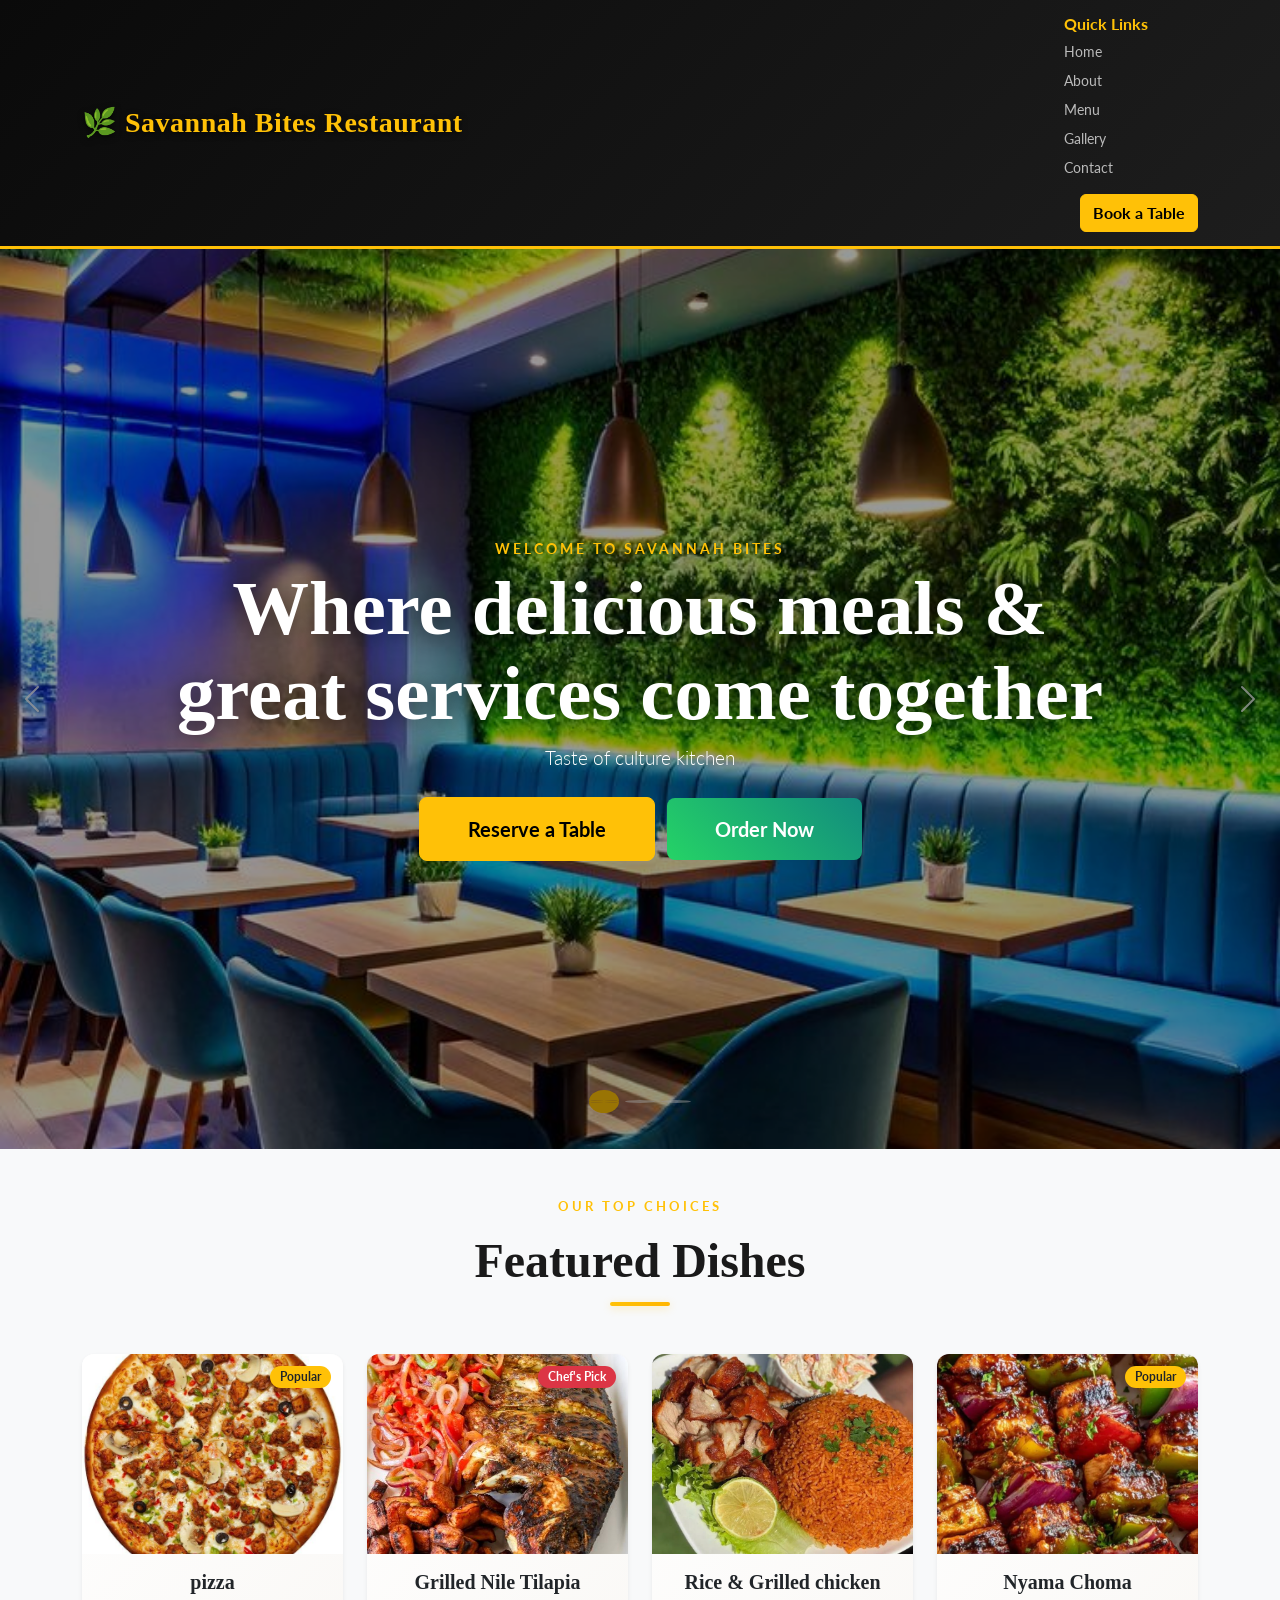
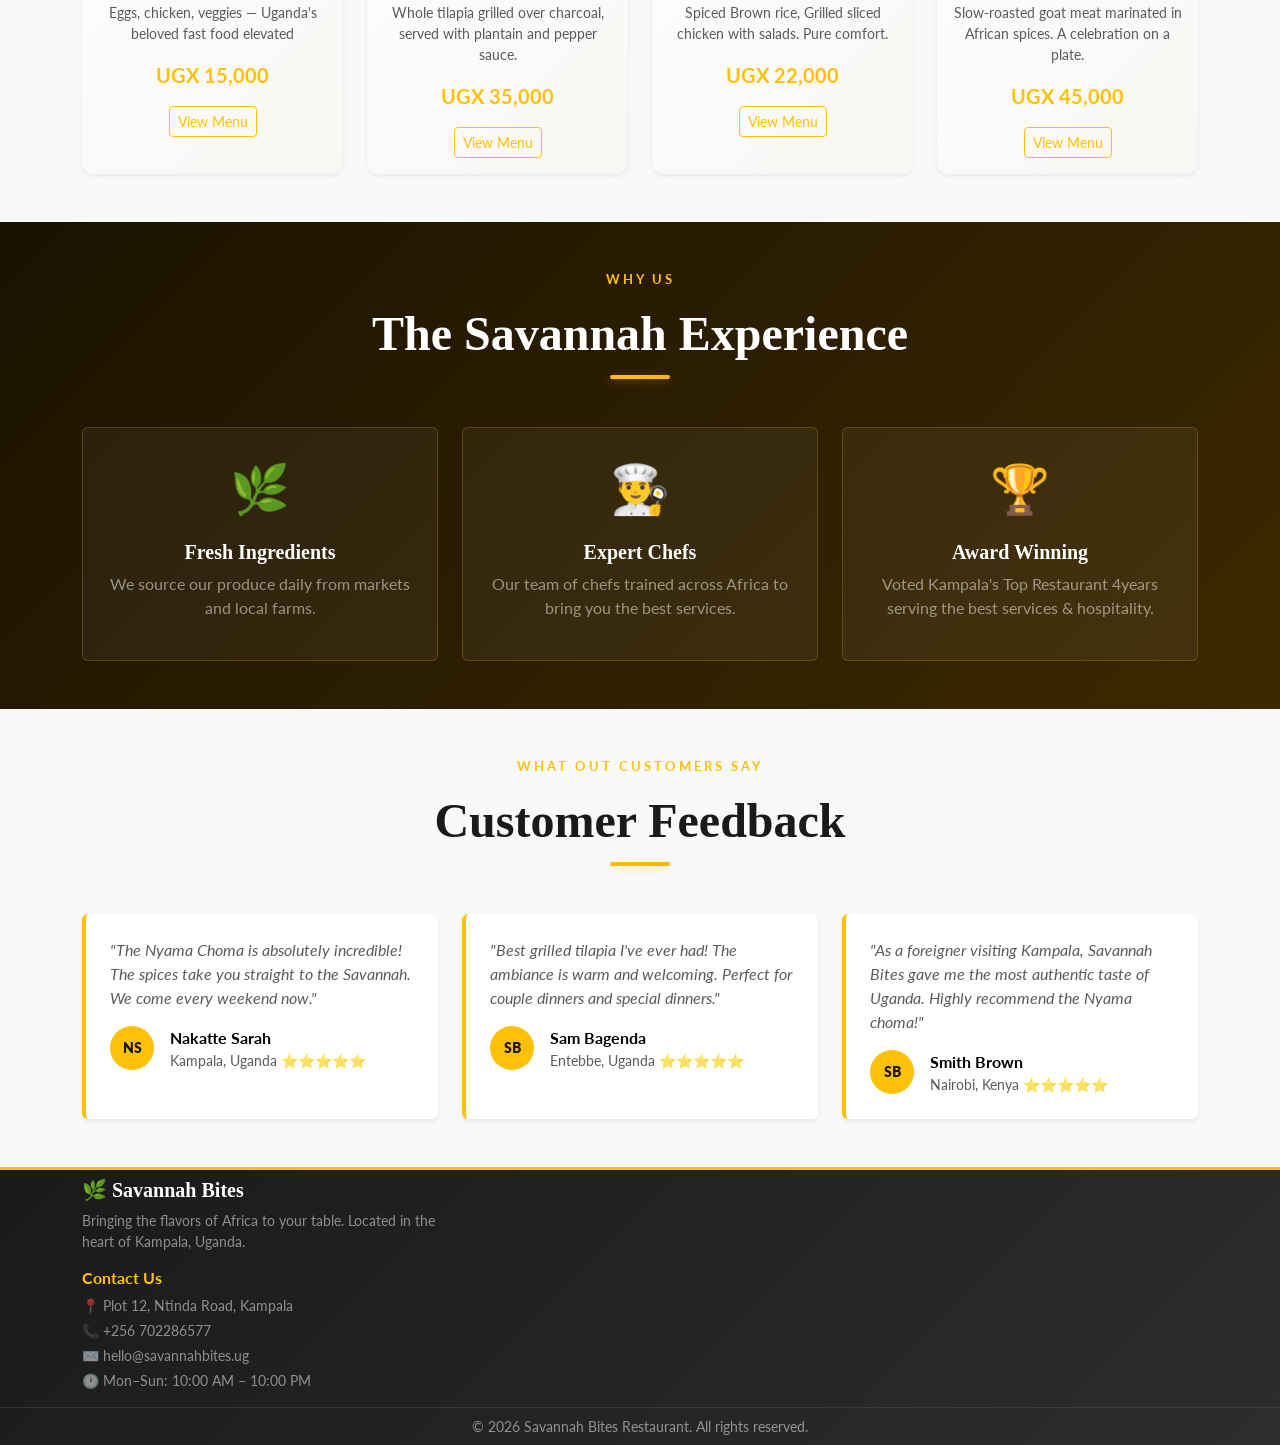
<file: savana/index.html>
<!DOCTYPE html>
<html lang="en">
<head>
  <meta charset="UTF-8" />
  <meta name="viewport" content="width=device-width, initial-scale=1.0"/>
  <title>Savannah Bites | Home</title>
  <link href="https://cdn.jsdelivr.net/npm/bootstrap@5.3.3/dist/css/bootstrap.min.css" rel="stylesheet"/>
  <link href="https://fonts.googleapis.com/css2?family=Playfair+Display:wght@400;700;900&family=Lato:wght@300;400;700&display=swap" rel="stylesheet"/>
  <link rel="stylesheet" href="styles.css"/>
</head>
<body>

  <!-- NAVBAR -->
  <nav class="navbar navbar-expand-lg navbar-dark fixed-top" id="mainNav">
    <div class="container">
      <a class="navbar-brand fw-bold fs-3" href="index.html">🌿 Savannah Bites Restaurant</a>
      <button class="navbar-toggler" type="button" data-bs-toggle="collapse" data-bs-target="#navbarNav">
        <span class="navbar-toggler-icon"></span>
      </button>
    
          <div class="row-md-4">
          <h6 class="fw-bold text-warning mb-2">Quick Links</h6>
          <ul class="list-unstyled">
            <li><a href="index.html" class="footer-link small">Home</a></li>
            <li><a href="about.html" class="footer-link small">About</a></li>
            <li><a href="menu.html" class="footer-link small">Menu</a></li>
            <li><a href="gallery.html" class="footer-link small">Gallery</a></li>
            <li><a href="contact.html" class="footer-link small">Contact</a></li>
          </ul>
        <button class="btn btn-warning ms-3 fw-bold" data-bs-toggle="modal" data-bs-target="#reserveModal">Book a Table</button>
      </div>
    </div>
  </nav>

  <!-- HERO CAROUSEL -->
  <div id="heroCarousel" class="carousel slide hero-carousel" data-bs-ride="carousel" data-bs-interval="5000">
    <div class="carousel-indicators">
      <button type="button" data-bs-target="#heroCarousel" data-bs-slide-to="0" class="active"></button>
      <button type="button" data-bs-target="#heroCarousel" data-bs-slide-to="1"></button>
      <button type="button" data-bs-target="#eroCarousel" data-bs-slide-to="2"></button>
    </div>
    <div class="carousel-inner">
      <div class="carousel-item active">
        <div class="hero-slide slide-1">
          <div class="hero-overlay d-flex align-items-center justify-content-center text-center">
            <div class="hero-text text-white">
              <p class="hero-tag">Welcome to Savannah Bites</p>
              <h1>Where delicious meals &amp;<br/>great services come together</h1>
              <p class="lead mb-4">Taste of culture kitchen</p>
              <button class="btn btn-warning btn-lg fw-bold px-5 py-3" data-bs-toggle="modal" data-bs-target="#reserveModal">Reserve a Table</button>
              <a href="https://wa.me/256702286577?text=Hello%20Savannah%20Bites%2C%20I%20want%20to%20order%20from%20the%20menu." target="_blank" class="btn btn-success btn-lg fw-bold px-5 py-3 ms-2">Order Now</a>
            </div>
          </div>
        </div>
      </div>
      <div class="carousel-item">
        <div class="hero-slide slide-2">
          <div class="hero-overlay d-flex align-items-center justify-content-center text-center">
            <div class="hero-text text-white">
              <p class="hero-tag">Taste the best meals</p>
              <h1>Based in Kampala<br/>legacy</h1>
              <p class="lead mb-4">Every dish tells a story of origin, roots, and love</p>
              <a href="menu.html" class="btn btn-warning btn-lg fw-bold px-5 py-3">Explore Menu</a>
              <a href="https://wa.me/256702286577?text=Hello%20Savannah%20Bites%2C%20I%20want%20to%20order%20from%20the%20menu." target="_blank" class="btn btn-success btn-lg fw-bold px-5 py-3 ms-2">Order Now</a>
            </div>
          </div>
        </div>
      </div>
      <div class="carousel-item">
        <div class="hero-slide slide-3">
          <div class="hero-overlay d-flex align-items-center justify-content-center text-center">
            <div class="hero-text text-white">
              <p class="hero-tag">classic Dining Experience</p>
              <h1>Where Every Meal<br/>Becomes a Memory</h1>
              <p class="lead mb-4">Romantic memories, exceptional service,  delicious food</p>
              <a href="contact.html" class="btn btn-warning btn-lg fw-bold px-5 py-3">Book Now</a>
              <a href="https://wa.me/256702286577?text=Hello%20Savannah%20Bites%2C%20I%20want%20to%20order%20from%20the%20menu." target="_blank" class="btn btn-success btn-lg fw-bold px-5 py-3 ms-2">Order Now</a>
            </div>
          </div>
        </div>
      </div>
    </div>
    <button class="carousel-control-prev" type="button" data-bs-target="#heroCarousel" data-bs-slide="prev">
      <span class="carousel-control-prev-icon"></span>
    </button>
    <button class="carousel-control-next" type="button" data-bs-target="#heroCarousel" data-bs-slide="next">
      <span class="carousel-control-next-icon"></span>
    </button>
  </div>

  <!-- FEATURED DISHES -->
  <section class="py-5 bg-light" id="featured">
    <div class="container">
      <div class="text-center mb-5">
        <p class="section-tag text-warning fw-bold text-uppercase letter-spacing">Our Top choices</p>
        <h2 class="section-title display-5">Featured Dishes</h2>
        <div class="title-divider mx-auto"></div>
      </div>
      <div class="row g-4">
        <div class="col-md-6 col-lg-3">
          <div class="card dish-card h-100 border-0 shadow-sm">
            <div class="dish-img-wrap">
              <img src="images/pizza.jpg" class="card-img-top" alt="Rolex"/>
              <span class="badge bg-warning text-dark dish-badge">Popular</span>
            </div>
            <div class="card-body text-center">
              <h5 class="card-title fw-bold"> pizza</h5>
              <p class="card-text text-muted small">Eggs, chicken, veggies — Uganda's beloved fast food elevated</p>
              <p class="fw-bold text-warning fs-5">UGX 15,000</p>
              <a href="menu.html" class="btn btn-outline-warning btn-sm">View Menu</a>
            </div>
          </div>
        </div>
        <div class="col-md-6 col-lg-3">
          <div class="card dish-card h-100 border-0 shadow-sm">
            <div class="dish-img-wrap">
              <img src="images/fish.jpg" class="card-img-top" alt="Grilled Tilapia"/>
              <span class="badge bg-danger dish-badge">Chef's Pick</span>
            </div>
            <div class="card-body text-center">
              <h5 class="card-title fw-bold">Grilled Nile Tilapia</h5>
              <p class="card-text text-muted small">Whole tilapia grilled over charcoal, served with plantain and pepper sauce.</p>
              <p class="fw-bold text-warning fs-5">UGX 35,000</p>
              <a href="menu.html" class="btn btn-outline-warning btn-sm">View Menu</a>
            </div>
          </div>
        </div>
        <div class="col-md-6 col-lg-3">
          <div class="card dish-card h-100 border-0 shadow-sm">
            <div class="dish-img-wrap">
              <img src="images/mixed rice.jpg" class="card-img-top" alt="Matoke"/>
              <span class="badge bg-success dish-badge"></span>
            </div>
            <div class="card-body text-center">
              <h5 class="card-title fw-bold">Rice &amp; Grilled chicken</h5>
              <p class="card-text text-muted small">Spiced Brown rice, Grilled sliced chicken with salads. Pure comfort.</p>
              <p class="fw-bold text-warning fs-5">UGX 22,000</p>
              <a href="menu.html" class="btn btn-outline-warning btn-sm">View Menu</a>
            </div>
          </div>
        </div>
        <div class="col-md-6 col-lg-3">
          <div class="card dish-card h-100 border-0 shadow-sm">
            <div class="dish-img-wrap">
              <img src="images/goats meat.jpg" class="card-img-top" alt="Nyama Choma"/>
              <span class="badge bg-warning text-dark dish-badge">Popular</span>
            </div>
            <div class="card-body text-center">
              <h5 class="card-title fw-bold">Nyama Choma</h5>
              <p class="card-text text-muted small">Slow-roasted goat meat marinated in African spices. A celebration on a plate.</p>
              <p class="fw-bold text-warning fs-5">UGX 45,000</p>
              <a href="menu.html" class="btn btn-outline-warning btn-sm">View Menu</a>
            </div>
          </div>
        </div>
      </div>
    </div>
  </section>

  <!-- WHY CHOOSE US -->
  <section class="py-5 why-section">
    <div class="container">
      <div class="text-center mb-5">
        <p class="section-tag text-warning fw-bold text-uppercase letter-spacing">Why Us</p>
        <h2 class="section-title display-5 text-white">The Savannah Experience</h2>
        <div class="title-divider mx-auto"></div>
      </div>
      <div class="row g-4 text-center text-white">
        <div class="col-md-4">
          <div class="why-box p-4 rounded">
            <div class="why-icon mb-3">🌿</div>
            <h5 class="fw-bold">Fresh Ingredients</h5>
            <p class="text-white-50">We source our produce daily from markets and local farms.</p>
          </div>
        </div>
        <div class="col-md-4">
          <div class="why-box p-4 rounded">
            <div class="why-icon mb-3">👨‍🍳</div>
            <h5 class="fw-bold">Expert Chefs</h5>
            <p class="text-white-50">Our team of chefs trained across Africa to bring you the best services.</p>
          </div>
        </div>
        <div class="col-md-4">
          <div class="why-box p-4 rounded">
            <div class="why-icon mb-3">🏆</div>
            <h5 class="fw-bold">Award Winning</h5>
            <p class="text-white-50">Voted Kampala's Top Restaurant 4years serving the best services &amp; hospitality.</p>
          </div>
        </div>
      </div>
    </div>
  </section>

  <!-- TESTIMONIALS -->
  <section class="py-5 bg-light">
    <div class="container">
      <div class="text-center mb-5">
        <p class="section-tag text-warning fw-bold text-uppercase letter-spacing">What out customers Say</p>
        <h2 class="section-title display-5">Customer Feedback</h2>
        <div class="title-divider mx-auto"></div>
      </div>
      <div class="row g-4">
        <div class="col-md-4">
          <div class="testimonial-card p-4 rounded shadow-sm h-100">
            <p class="fst-italic text-muted">"The Nyama Choma is absolutely incredible! The spices take you straight to the Savannah. We come every weekend now."</p>
            <div class="d-flex align-items-center mt-3">
              <div class="avatar-circle me-3">NS</div>
              <div>
                <strong>Nakatte Sarah</strong>
                <p class="small text-muted mb-0">Kampala, Uganda ⭐⭐⭐⭐⭐</p>
              </div>
            </div>
          </div>
        </div>
        <div class="col-md-4">
          <div class="testimonial-card p-4 rounded shadow-sm h-100">
            <p class="fst-italic text-muted">"Best grilled tilapia I've ever had! The ambiance is warm and welcoming. Perfect for couple dinners and special dinners."</p>
            <div class="d-flex align-items-center mt-3">
              <div class="avatar-circle me-3">SB</div>
              <div>
                <strong>Sam Bagenda</strong>
                <p class="small text-muted mb-0">Entebbe, Uganda ⭐⭐⭐⭐⭐</p>
              </div>
            </div>
          </div>
        </div>
        <div class="col-md-4">
          <div class="testimonial-card p-4 rounded shadow-sm h-100">
            <p class="fst-italic text-muted">"As a foreigner visiting Kampala, Savannah Bites gave me the most authentic taste of Uganda. Highly recommend the Nyama choma!"</p>
            <div class="d-flex align-items-center mt-3">
              <div class="avatar-circle me-3">SB</div>
              <div>
                <strong>Smith Brown</strong>
                <p class="small text-muted mb-0">Nairobi, Kenya ⭐⭐⭐⭐⭐</p>
              </div>
            </div>
          </div>
        </div>
      </div>
    </div>
  </section>

  <!-- FOOTER -->
  <footer class="footer-section py-2 text-white">
    <div class="container">
      <div class="row g-2">
        <div class="col-md-4">
          <h5 class="fw-bold mb-2">🌿 Savannah Bites</h5>
          <p class="text-white-50 small">Bringing the flavors of Africa to your table. Located in the heart of Kampala, Uganda.</p>
        </div>
        
        </div>
        <div class="col-md-4">
          <h6 class="fw-bold text-warning mb-2">Contact Us</h6>
          <p class="text-white-50 small mb-1">📍 Plot 12, Ntinda Road, Kampala</p>
          <p class="text-white-50 small mb-1">📞 +256 702286577</p>
          <p class="text-white-50 small mb-1">✉️ hello@savannahbites.ug</p>
          <p class="text-white-50 small">🕐 Mon–Sun: 10:00 AM – 10:00 PM</p>
        </div>
      </div>
      <hr class="border-secondary my-2"/>
      <p class="text-center text-white-50 small mb-0">&copy; 2026 Savannah Bites Restaurant. All rights reserved.</p>
    </div>
  </footer>

  <!-- RESERVE MODAL -->
  <div class="modal fade" id="reserveModal" tabindex="-1">
    <div class="modal-dialog modal-dialog-centered">
      <div class="modal-content">
        <div class="modal-header border-0 pb-0">
          <h5 class="modal-title fw-bold">🌿 Reserve a Table</h5>
          <button type="button" class="btn-close" data-bs-dismiss="modal"></button>
        </div>
        <div class="modal-body pt-2">
          <p class="text-muted small mb-4">Fill in your details and we'll confirm your reservation shortly.</p>
          <div class="mb-3">
            <label class="form-label fw-semibold">Full Name</label>
            <input type="text" class="form-control" id="modalName" placeholder="e.g. Aisha Mukasa"/>
          </div>
          <div class="mb-3">
            <label class="form-label fw-semibold">Email Address</label>
            <input type="email" class="form-control" id="modalEmail" placeholder="you@email.com"/>
          </div>
          <div class="row g-3 mb-3">
            <div class="col-6">
              <label class="form-label fw-semibold">Date</label>
              <input type="date" class="form-control" id="modalDate"/>
            </div>
            <div class="col-6">
              <label class="form-label fw-semibold">Guests</label>
              <select class="form-select" id="modalGuests">
                <option value="">Select</option>
                <option>1</option><option>2</option><option>3</option>
                <option>4</option><option>5</option><option>6+</option>
              </select>
            </div>
          </div>
        </div>
        <div class="modal-footer border-0 pt-0">
          <button type="button" class="btn btn-outline-secondary" data-bs-dismiss="modal">Cancel</button>
          <button type="button" class="btn btn-warning fw-bold px-4" onclick="submitModalReservation()">Confirm Reservation</button>
        </div>
      </div>
    </div>
  </div>

  <script src="https://cdn.jsdelivr.net/npm/bootstrap@5.3.3/dist/js/bootstrap.bundle.min.js"></script>
  <script src="script.js"></script>
</body>
</html>
</file>
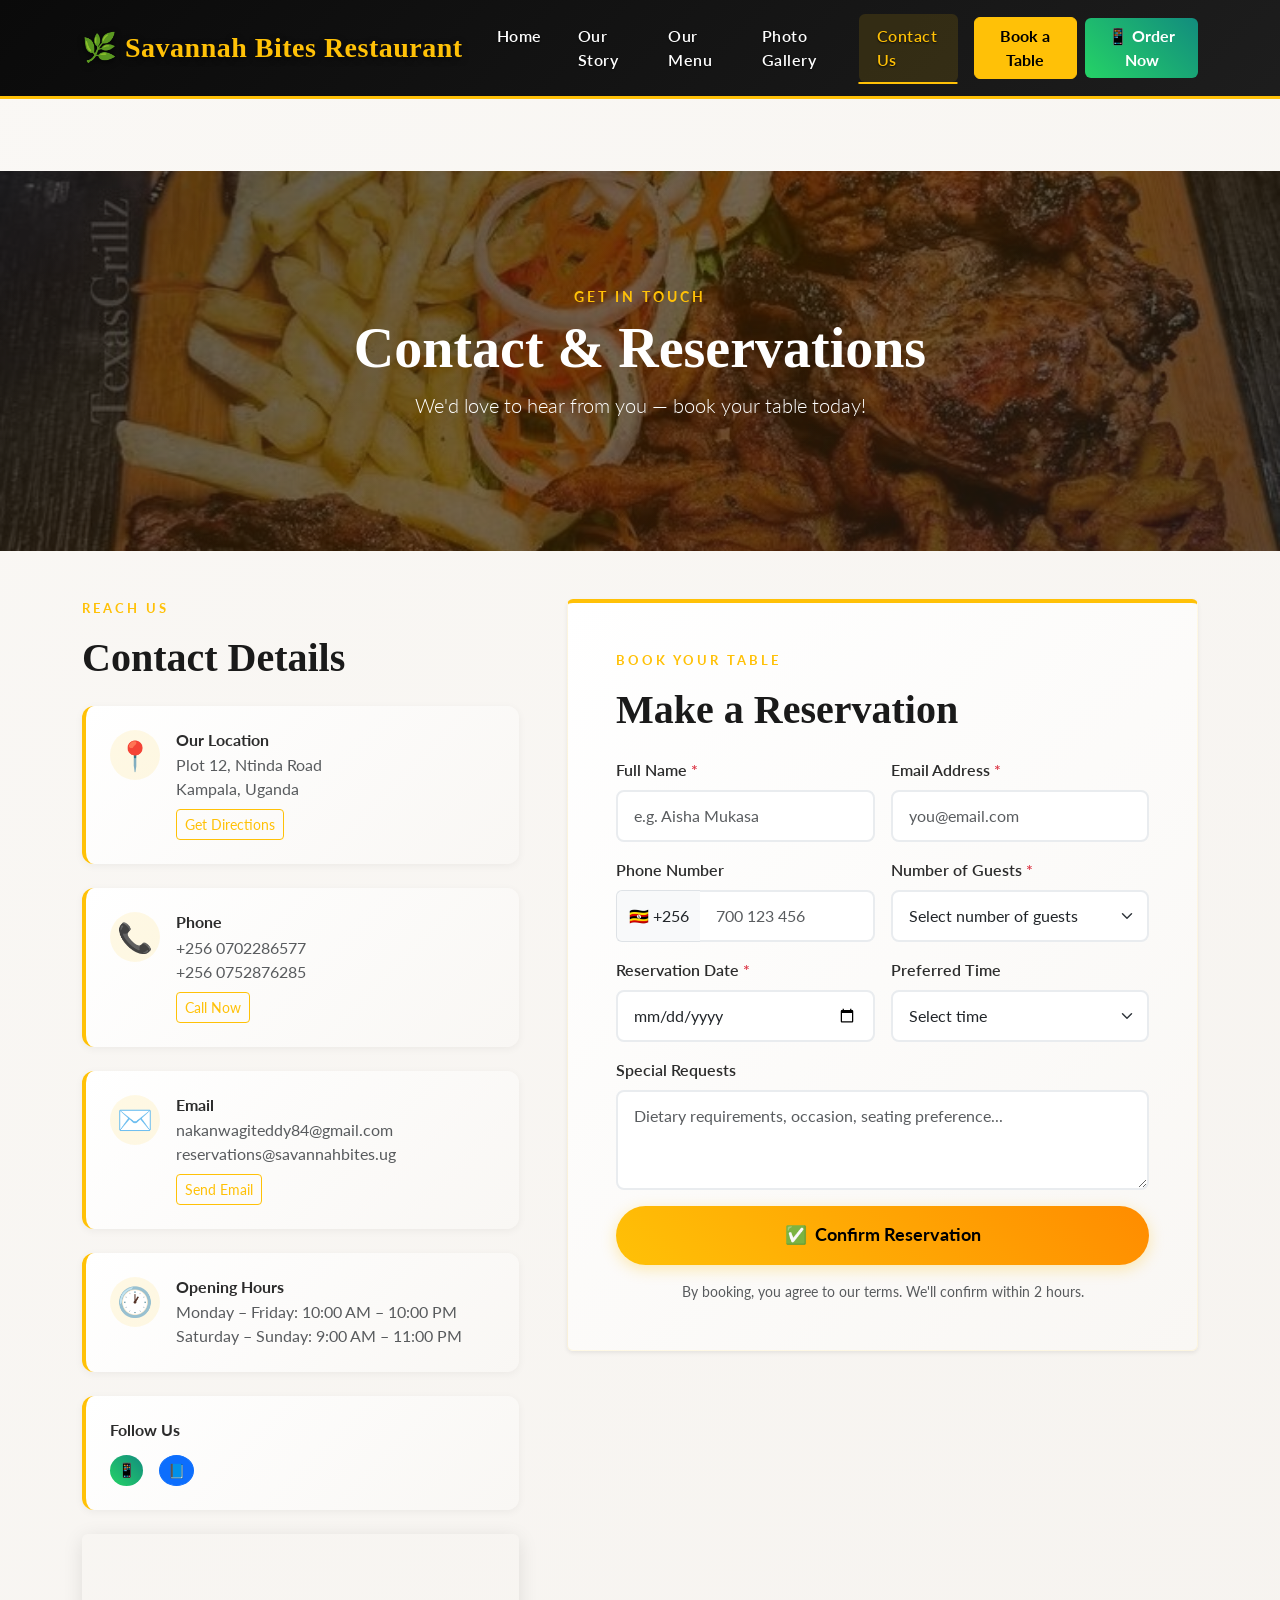
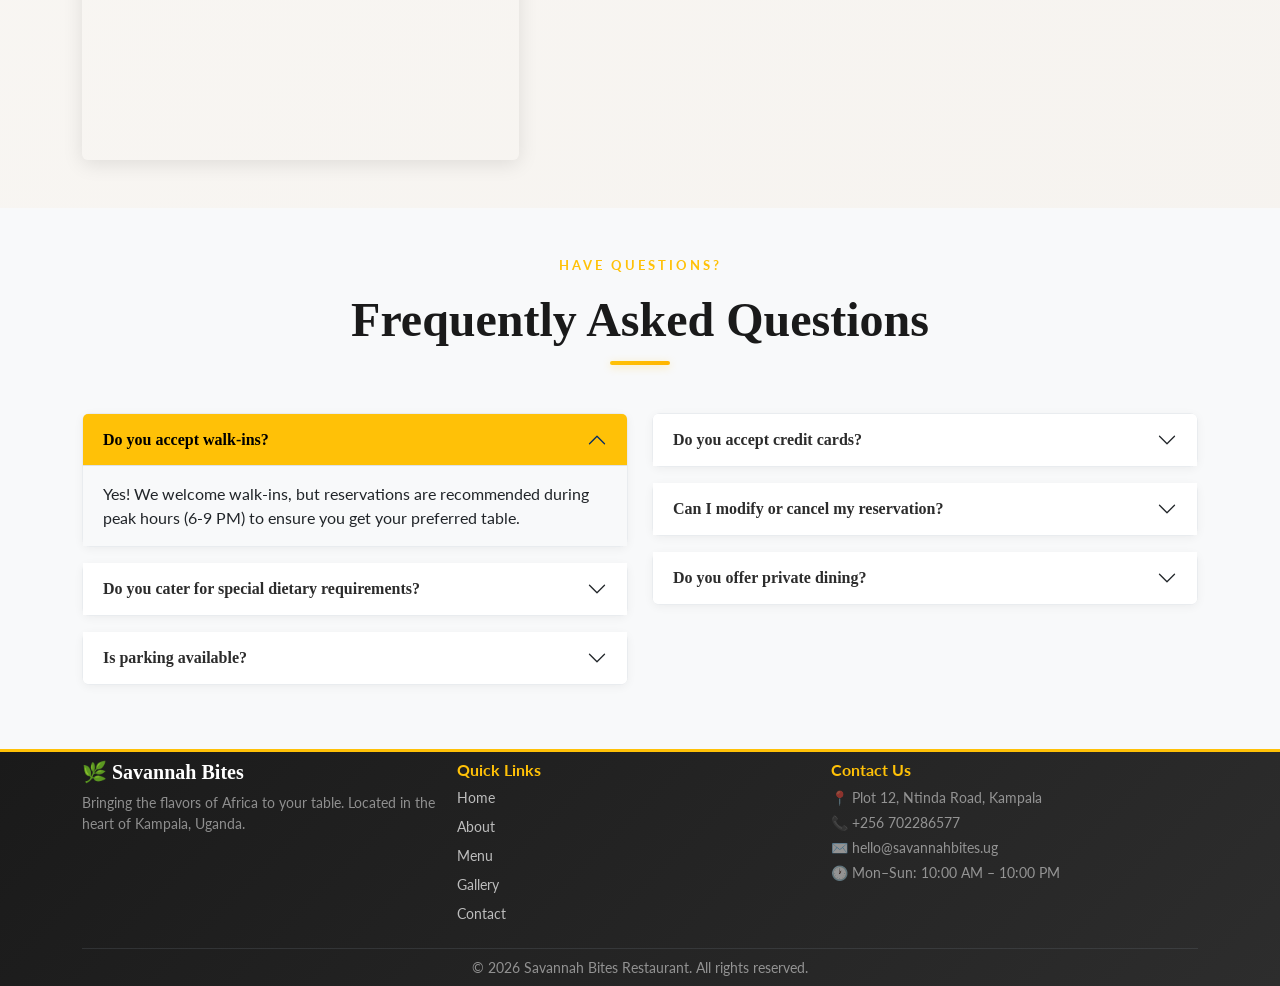
<file: savana/contact.html>
<!DOCTYPE html>
<html lang="en">
<head>
  <meta charset="UTF-8" />
  <meta name="viewport" content="width=device-width, initial-scale=1.0"/>
  <title>Savannah Bites | Contact & Reservations</title>
  <link href="https://cdn.jsdelivr.net/npm/bootstrap@5.3.3/dist/css/bootstrap.min.css" rel="stylesheet"/>
  <link href="https://fonts.googleapis.com/css2?family=Playfair+Display:wght@400;700;900&family=Lato:wght@300;400;700&display=swap" rel="stylesheet"/>
  <link rel="stylesheet" href="styles.css"/>
</head>
<body>

  <!-- NAVBAR -->
  <nav class="navbar navbar-expand-lg navbar-dark fixed-top" id="mainNav">
    <div class="container">
      <a class="navbar-brand fw-bold fs-3" href="index.html">🌿 Savannah Bites Restaurant</a>
      <button class="navbar-toggler" type="button" data-bs-toggle="collapse" data-bs-target="#navbarNav">
        <span class="navbar-toggler-icon"></span>
      </button>
      <div class="collapse navbar-collapse" id="navbarNav">
        <ul class="navbar-nav ms-auto">
          <li class="nav-item"><a class="nav-link" href="index.html">Home</a></li>
          <li class="nav-item"><a class="nav-link" href="about.html">Our Story</a></li>
          <li class="nav-item"><a class="nav-link" href="menu.html">Our Menu</a></li>
          <li class="nav-item"><a class="nav-link" href="gallery.html">Photo Gallery</a></li>
          <li class="nav-item"><a class="nav-link active" href="contact.html">Contact Us</a></li>
        </ul>
        <button class="btn btn-warning ms-3 fw-bold" data-bs-toggle="modal" data-bs-target="#reserveModal">Book a Table</button>
        <a href="https://wa.me/256702286577?text=Hello%20Savannah%20Bites%2C%20I%20want%20to%20order%20from%20the%20menu." target="_blank" class="btn btn-success ms-2 fw-bold">📱 Order Now</a>
      </div>
    </div>
  </nav>

  <!-- PAGE HERO -->
  <div class="page-hero d-flex align-items-center justify-content-center text-center text-white">
    <div>
      <p class="hero-tag">Get in Touch</p>
      <h1 class="display-4 fw-bold">Contact &amp; Reservations</h1>
      <p class="lead">We'd love to hear from you — book your table today!</p>
    </div>
  </div>

  <!-- CONTACT & FORM SECTION -->
  <section class="py-5">
    <div class="container">
      <div class="row g-5">

        <!-- CONTACT INFO -->
        <div class="col-lg-5">
          <p class="section-tag text-warning fw-bold text-uppercase letter-spacing">Reach Us</p>
          <h2 class="section-title display-6 mb-4">Contact Details</h2>

          <div class="contact-info-item d-flex align-items-start mb-4">
            <div class="contact-icon me-3">📍</div>
            <div>
              <h6 class="fw-bold mb-1">Our Location</h6>
              <p class="text-muted mb-0">Plot 12, Ntinda Road<br/>Kampala, Uganda</p>
              <a href="https://maps.google.com/?q=Plot+12,+Ntinda +Road,+Kampala,+Uganda" target="_blank" class="btn btn-sm btn-outline-warning mt-2">Get Directions</a>
            </div>
          </div>
          <div class="contact-info-item d-flex align-items-start mb-4">
            <div class="contact-icon me-3">📞</div>
            <div>
              <h6 class="fw-bold mb-1">Phone</h6>
              <p class="text-muted mb-0">+256 0702286577<br/>+256 0752876285</p>
              <a href="tel:+256702286577" class="btn btn-sm btn-outline-warning mt-2">Call Now</a>
            </div>
          </div>
          <div class="contact-info-item d-flex align-items-start mb-4">
            <div class="contact-icon me-3">✉️</div>
            <div>
              <h6 class="fw-bold mb-1">Email</h6>
              <p class="text-muted mb-0">nakanwagiteddy84@gmail.com<br/>reservations@savannahbites.ug</p>
              <a href="mailto:nakanwagiteddy84@gmail.com" class="btn btn-sm btn-outline-warning mt-2">Send Email</a>
            </div>
          </div>
          <div class="contact-info-item d-flex align-items-start mb-4">
            <div class="contact-icon me-3">🕐</div>
            <div>
              <h6 class="fw-bold mb-1">Opening Hours</h6>
              <p class="text-muted mb-0">Monday – Friday: 10:00 AM – 10:00 PM<br/>Saturday – Sunday: 9:00 AM – 11:00 PM</p>
            </div>
          </div>

          <!-- SOCIAL MEDIA -->
          <div class="contact-info-item mb-4">
            <h6 class="fw-bold mb-3">Follow Us</h6>
            <div class="d-flex gap-3">
              <a href="https://wa.me/256702286577" target="_blank" class="btn btn-success btn-sm rounded-circle" title="WhatsApp">
                📱
              </a>
            
              </a>
              <a href="https://facebook.com/savannahbites" target="_blank" class="btn btn-primary btn-sm rounded-circle" title="Facebook">
                📘
              </a>
          
              </a>
            </div>
          </div>

          <!-- MAP PLACEHOLDER -->
          <div class="map-placeholder rounded overflow-hidden mt-4">
            <iframe
              src="https://www.google.com/maps/embed?pb=!1m18!1m12!1m3!1d3989.7574697456577!2d32.5774682!3d0.3136033!2m3!1f0!2f0!3f0!3m2!1i1024!2i768!4f13.1!3m3!1m2!1s0x177dbb0f6bec6a55%3A0x1b1e3f37d5e7b7c!2sNtinda%20Road%2C%20Kampala!5e0!3m2!1sen!2sug!4v1680000000000"
              width="100%" height="220" style="border:0;" allowfullscreen="" loading="lazy"
              referrerpolicy="no-referrer-when-downgrade" title="Savannah Bites Location">
            </iframe>
          </div>
        </div>

        <!-- RESERVATION FORM -->
        <div class="col-lg-7">
          <div class="reservation-form-card p-4 p-md-5 rounded shadow-sm">
            <p class="section-tag text-warning fw-bold text-uppercase letter-spacing">Book Your Table</p>
            <h2 class="section-title display-6 mb-4">Make a Reservation</h2>

            <!-- Success Alert (hidden by default) -->
            <div id="successAlert" class="alert alert-success d-none" role="alert">
              <div class="d-flex align-items-center">
                <div class="me-3">📱</div>
                <div>
                  <strong>Reservation sent via WhatsApp!</strong> We've opened WhatsApp with your reservation details. We'll confirm your booking shortly.
                </div>
              </div>
            </div>

            <!-- Error Alert (hidden by default) -->
            <div id="errorAlert" class="alert alert-danger d-none" role="alert">
              <div class="d-flex align-items-center">
                <div class="me-3">❌</div>
                <div>
                  <strong>Please check your information</strong> and try again.
                </div>
              </div>
            </div>

            <div id="reservationForm">
              <div class="row g-3">
                <div class="col-md-6">
                  <label class="form-label fw-semibold">Full Name <span class="text-danger">*</span></label>
                  <input type="text" class="form-control" id="resName" placeholder="e.g. Aisha Mukasa"/>
                  <div class="invalid-feedback" id="nameError">Please enter your full name.</div>
                </div>
                <div class="col-md-6">
                  <label class="form-label fw-semibold">Email Address <span class="text-danger">*</span></label>
                  <input type="email" class="form-control" id="resEmail" placeholder="you@email.com"/>
                  <div class="invalid-feedback" id="emailError">Please enter a valid email address.</div>
                </div>
                <div class="col-md-6">
                  <label class="form-label fw-semibold">Phone Number</label>
                  <div class="input-group">
                    <span class="input-group-text bg-light border-end-0">🇺🇬 +256</span>
                    <input type="tel" class="form-control border-start-0" id="resPhone" placeholder="700 123 456"/>
                  </div>
                </div>
                <div class="col-md-6">
                  <label class="form-label fw-semibold">Number of Guests <span class="text-danger">*</span></label>
                  <select class="form-select" id="resGuests">
                    <option value="">Select number of guests</option>
                    <option value="1">1 Person</option>
                    <option value="2">2 People</option>
                    <option value="3">3 People</option>
                    <option value="4">4 People</option>
                    <option value="5">5 People</option>
                    <option value="6">6 People</option>
                    <option value="7+">7+ People (Large Group)</option>
                  </select>
                  <div class="invalid-feedback" id="guestsError">Please select number of guests.</div>
                </div>
                <div class="col-md-6">
                  <label class="form-label fw-semibold">Reservation Date <span class="text-danger">*</span></label>
                  <input type="date" class="form-control" id="resDate" min="<?php echo date('Y-m-d'); ?>"/>
                  <div class="invalid-feedback" id="dateError">Please select a valid date.</div>
                </div>
                <div class="col-md-6">
                  <label class="form-label fw-semibold">Preferred Time</label>
                  <select class="form-select" id="resTime">
                    <option value="">Select time</option>
                    <option>10:00 AM</option>
                    <option>12:00 PM</option>
                    <option>1:00 PM</option>
                    <option>2:00 PM</option>
                    <option>5:00 PM</option>
                    <option>6:00 PM</option>
                    <option>7:00 PM</option>
                    <option>8:00 PM</option>
                  </select>
                </div>
                <div class="col-12">
                  <label class="form-label fw-semibold">Special Requests</label>
                  <textarea class="form-control" id="resNotes" rows="3" placeholder="Dietary requirements, occasion, seating preference..."></textarea>
                </div>
                <div class="col-12 mt-3">
                  <button type="button" class="btn btn-warning btn-lg fw-bold w-100 py-3" onclick="submitReservation()">
                    <span class="me-2">✅</span>Confirm Reservation
                  </button>
                  <p class="text-muted small text-center mt-3 mb-0">
                    By booking, you agree to our terms. We'll confirm within 2 hours.
                  </p>
                </div>
              </div>
            </div>
          </div>
        </div>
      </div>
    </div>
  </section>

  <!-- FAQ SECTION -->
  <section class="py-5 bg-light">
    <div class="container">
      <div class="text-center mb-5">
        <p class="section-tag text-warning fw-bold text-uppercase letter-spacing">Have Questions?</p>
        <h2 class="section-title display-5">Frequently Asked Questions</h2>
        <div class="title-divider mx-auto"></div>
      </div>
      <div class="row g-4">
        <div class="col-md-6">
          <div class="accordion" id="faqAccordion">
            <div class="accordion-item">
              <h2 class="accordion-header">
                <button class="accordion-button" type="button" data-bs-toggle="collapse" data-bs-target="#faq1">
                  Do you accept walk-ins?
                </button>
              </h2>
              <div id="faq1" class="accordion-collapse collapse show" data-bs-parent="#faqAccordion">
                <div class="accordion-body">
                  Yes! We welcome walk-ins, but reservations are recommended during peak hours (6-9 PM) to ensure you get your preferred table.
                </div>
              </div>
            </div>
            <div class="accordion-item">
              <h2 class="accordion-header">
                <button class="accordion-button collapsed" type="button" data-bs-toggle="collapse" data-bs-target="#faq2">
                  Do you cater for special dietary requirements?
                </button>
              </h2>
              <div id="faq2" class="accordion-collapse collapse" data-bs-parent="#faqAccordion">
                <div class="accordion-body">
                  Absolutely! We accommodate vegetarian, vegan, gluten-free, and other dietary needs. Please mention your requirements when booking.
                </div>
              </div>
            </div>
            <div class="accordion-item">
              <h2 class="accordion-header">
                <button class="accordion-button collapsed" type="button" data-bs-toggle="collapse" data-bs-target="#faq3">
                  Is parking available?
                </button>
              </h2>
              <div id="faq3" class="accordion-collapse collapse" data-bs-parent="#faqAccordion">
                <div class="accordion-body">
                  Yes, we have secure parking available on-site. Valet parking is also available for dinner reservations.
                </div>
              </div>
            </div>
          </div>
        </div>
        <div class="col-md-6">
          <div class="accordion" id="faqAccordion2">
            <div class="accordion-item">
              <h2 class="accordion-header">
                <button class="accordion-button collapsed" type="button" data-bs-toggle="collapse" data-bs-target="#faq4">
                  Do you accept credit cards?
                </button>
              </h2>
              <div id="faq4" class="accordion-collapse collapse" data-bs-parent="#faqAccordion2">
                <div class="accordion-body">
                  Yes, we accept all major credit cards, mobile money (MTN/Airtel), and cash payments.
                </div>
              </div>
            </div>
            <div class="accordion-item">
              <h2 class="accordion-header">
                <button class="accordion-button collapsed" type="button" data-bs-toggle="collapse" data-bs-target="#faq5">
                  Can I modify or cancel my reservation?
                </button>
              </h2>
              <div id="faq5" class="accordion-collapse collapse" data-bs-parent="#faqAccordion2">
                <div class="accordion-body">
                  Yes, please call us at least 2 hours in advance to modify or cancel your reservation. Same-day cancellations may incur a fee.
                </div>
              </div>
            </div>
            <div class="accordion-item">
              <h2 class="accordion-header">
                <button class="accordion-button collapsed" type="button" data-bs-toggle="collapse" data-bs-target="#faq6">
                  Do you offer private dining?
                </button>
              </h2>
              <div id="faq6" class="accordion-collapse collapse" data-bs-parent="#faqAccordion2">
                <div class="accordion-body">
                  Yes! Our private dining room accommodates up to 20 guests. Perfect for special occasions, business meetings, or celebrations.
                </div>
              </div>
            </div>
          </div>
        </div>
      </div>
    </div>
  </section>

  <!-- FOOTER -->
  <footer class="footer-section py-2 text-white">
    <div class="container">
      <div class="row g-2">
        <div class="col-md-4">
          <h5 class="fw-bold mb-2">🌿 Savannah Bites</h5>
          <p class="text-white-50 small">Bringing the flavors of Africa to your table. Located in the heart of Kampala, Uganda.</p>
        </div>
        <div class="col-md-4">
          <h6 class="fw-bold text-warning mb-2">Quick Links</h6>
          <ul class="list-unstyled">
            <li><a href="index.html" class="footer-link small">Home</a></li>
            <li><a href="about.html" class="footer-link small">About</a></li>
            <li><a href="menu.html" class="footer-link small">Menu</a></li>
            <li><a href="gallery.html" class="footer-link small">Gallery</a></li>
            <li><a href="contact.html" class="footer-link small">Contact</a></li>
          </ul>
        </div>
        <div class="col-md-4">
          <h6 class="fw-bold text-warning mb-2">Contact Us</h6>
          <p class="text-white-50 small mb-1">📍 Plot 12, Ntinda Road, Kampala</p>
          <p class="text-white-50 small mb-1">📞 +256 702286577</p>
          <p class="text-white-50 small mb-1">✉️ hello@savannahbites.ug</p>
          <p class="text-white-50 small">🕐 Mon–Sun: 10:00 AM – 10:00 PM</p>
        </div>
      </div>
      <hr class="border-secondary my-2"/>
      <p class="text-center text-white-50 small mb-0">&copy; 2026 Savannah Bites Restaurant. All rights reserved.</p>
    </div>
  </footer>

  <!-- RESERVE MODAL -->
  <div class="modal fade" id="reserveModal" tabindex="-1">
    <div class="modal-dialog modal-dialog-centered">
      <div class="modal-content">
        <div class="modal-header border-0 pb-0">
          <h5 class="modal-title fw-bold">🌿 Reserve a Table</h5>
          <button type="button" class="btn-close" data-bs-dismiss="modal"></button>
        </div>
        <div class="modal-body pt-2">
          <div class="mb-3">
            <label class="form-label fw-semibold">Full Name</label>
            <input type="text" class="form-control" id="modalName" placeholder="e.g. Aisha Mukasa"/>
          </div>
          <div class="mb-3">
            <label class="form-label fw-semibold">Email Address</label>
            <input type="email" class="form-control" id="modalEmail" placeholder="you@email.com"/>
          </div>
          <div class="row g-3 mb-3">
            <div class="col-6">
              <label class="form-label fw-semibold">Date</label>
              <input type="date" class="form-control" id="modalDate"/>
            </div>
            <div class="col-6">
              <label class="form-label fw-semibold">Guests</label>
              <select class="form-select" id="modalGuests">
                <option value="">Select</option>
                <option>1</option><option>2</option><option>3</option>
                <option>4</option><option>5</option><option>6+</option>
              </select>
            </div>
          </div>
        </div>
        <div class="modal-footer border-0 pt-0">
          <button type="button" class="btn btn-outline-secondary" data-bs-dismiss="modal">Cancel</button>
          <button type="button" class="btn btn-warning fw-bold px-4" onclick="submitModalReservation()">Confirm Reservation</button>
        </div>
      </div>
    </div>
  </div>

  <script src="https://cdn.jsdelivr.net/npm/bootstrap@5.3.3/dist/js/bootstrap.bundle.min.js"></script>
  <script src="script.js"></script>
</body>
</html>
</file>
<file: savana/styles.css>
/* ===================================
   Savannah Bites – Custom Styles
   =================================== */

/* Fonts & Base */
body {
  font-family: 'Lato', sans-serif;
  color: #000000;
  background-color: #faf8f5;
  background-image: linear-gradient(135deg, #faf8f5 0%, #f5f2ee 100%);
  min-height: 100vh;
}

h1, h2, h3, h4, h5, .navbar-brand {
  font-family:serif;
}

/* ===== NAVBAR ===== */
#mainNav {
  background: linear-gradient(135deg, rgba(0, 0, 0, 0.96) 0%, rgba(20, 20, 20, 0.96) 100%) !important;
  backdrop-filter: blur(12px);
  transition: all 0.3s ease;
  padding: 14px 0;
  border-bottom: 3px solid #ffc107;
  box-shadow: 0 4px 20px rgba(0, 0, 0, 0.4), inset 0 1px 0 rgba(255, 193, 7, 0.1);
  z-index: 1030;
  position: sticky;
  top: 0;
}
#mainNav .nav-link {
  color: #ffffff !important;
  font-weight: 600;
  letter-spacing: 0.5px;
  transition: all 0.3s cubic-bezier(0.25, 0.46, 0.45, 0.94);
  text-shadow: 0 1px 2px rgba(0, 0, 0, 0.5);
  padding: 10px 18px !important;
  position: relative;
  border-radius: 6px;
}
#mainNav .nav-link::after {
  content: '';
  position: absolute;
  bottom: -2px;
  left: 50%;
  width: 0;
  height: 2px;
  background-color: #ffc107;
  transition: all 0.3s ease;
  transform: translateX(-50%);
}
#mainNav .nav-link:hover::after,
#mainNav .nav-link.active::after {
  width: 100%;
}
#mainNav .nav-link:hover,
#mainNav .nav-link.active {
  color: #ffc107 !important;
  background-color: rgba(255, 193, 7, 0.12);
  text-shadow: 0 1px 2px rgba(0,0,0,0.9);
}
#mainNav .navbar-brand {
  color: #ffc107 !important;
  font-weight: 800;
  font-size: 1.7rem;
  text-shadow: 0 2px 6px rgba(0,0,0,0.8);
  transition: all 0.3s ease;
  letter-spacing: 0.5px;
}
#mainNav .navbar-brand:hover {
  color: #ffffff !important;
  text-shadow: 0 3px 8px rgba(255, 193, 7, 0.4);
  transform: scale(1.05);
}
#mainNav .navbar-toggler {
  border: 2px solid rgba(255, 193, 7, 0.7);
  border-radius: 8px;
  padding: 8px 12px;
  transition: all 0.3s ease;
}
#mainNav .navbar-toggler:focus {
  box-shadow: 0 0 0 3px rgba(255, 193, 7, 0.2);
  border-color: #ffc107;
}
#mainNav .navbar-toggler-icon {
  background-image: url("data:image/svg+xml,%3csvg xmlns='http://www.w3.org/2000/svg' viewBox='0 0 30 30'%3e%3cpath stroke='rgba%28255, 255, 255, 0.9%29' stroke-linecap='round' stroke-miterlimit='10' stroke-width='2.5' d='m4 7h22M4 15h22M4 23h22'/%3e%3c/svg%3e");
}
/* Navbar buttons styling */
#mainNav .btn-warning {
  background-color: #ffc107 !important;\n  border-color: #ffc107 !important;\n  color: #000000 !important;\n  font-weight: 700;\n  border-radius: 8px;\n  transition: all 0.3s ease;\n  padding: 10px 24px !important;\n  box-shadow: 0 4px 12px rgba(255, 193, 7, 0.3);\n}\n#mainNav .btn-warning:hover {\n  background-color: #ffb500 !important;\n  border-color: #ffb500 !important;\n  box-shadow: 0 6px 16px rgba(255, 193, 7, 0.5);\n  transform: translateY(-2px);\n}\n#mainNav .btn-success {\n  background-color: #28a745 !important;\n  border-color: #28a745 !important;\n  font-weight: 700;\n  border-radius: 8px;\n  transition: all 0.3s ease;\n  padding: 10px 24px !important;\n  box-shadow: 0 4px 12px rgba(40, 167, 69, 0.3);\n}\n#mainNav .btn-success:hover {\n  background-color: #218838 !important;\n  border-color: #218838 !important;\n  box-shadow: 0 6px 16px rgba(40, 167, 69, 0.5);\n  transform: translateY(-2px);\n}


/* ===== HERO ===== */
.hero-carousel {
  margin-top: 0;
}
.hero-slide {
  height: 100vh;
  min-height: 600px;
  background-size: cover;
  background-position: center;
  background-repeat: no-repeat;
}
.slide-1 {
  background-image: url('images/int\ 2.jpg');
}
.slide-2 {
  background-image: url('images/pizza.jpg');
}
.slide-3 {
  background-image: url('images/reception\ 1.jpg');
}
.hero-overlay {
  position: absolute;
  top: 0;
  left: 0;
  width: 100%;
  height: 100%;
  background: rgba(0, 0, 0, 0.4);
  display: flex;
  align-items: center;
  justify-content: center;
  text-align: center;
  z-index: 2;
}
.carousel-control-prev,
.carousel-control-next {
  width: 5%;
  opacity: 0.8;
}
.carousel-control-prev:hover,
.carousel-control-next:hover {
  opacity: 1;
}
.carousel-indicators {
  bottom: 20px;
}
.carousel-indicators button {
  width: 12px;
  height: 12px;
  border-radius: 50%;
  border: 2px solid rgba(255,255,255,0.5);
  background-color: transparent;
  margin: 0 6px;
}
.carousel-indicators .active {
  background-color: #ffc107;
  border-color: #ffc107;
}
.hero-text h1 {
  font-size: clamp(2.2rem, 6vw, 5rem);
  font-weight: 900;
  line-height: 1.1;
  text-shadow: 0 2px 20px rgba(0,0,0,0.5);
}
.hero-text .lead {
  font-size: 1.2rem;
  text-shadow: 0 1px 8px rgba(0,0,0,0.4);
}
.hero-tag {
  font-size: 0.9rem;
  letter-spacing: 3px;
  text-transform: uppercase;
  color: #ffc107;
  font-weight: 700;
  margin-bottom: 0.5rem;
}

/* ===== PAGE HERO (inner pages) ===== */
.page-hero {
  height: 380px;
  background: linear-gradient(135deg, #1a1a1a 0%, #3a2200 50%, #1a1a1a 100%);
  margin-top: 72px;
  position: relative;
  overflow: hidden;
}
.page-hero::before {
  content: '';
  position: absolute;
  inset: 0;
  background: url('images/family.jpg') center/cover;
  opacity: 0.3;
}
.page-hero > div {
  position: relative;
  z-index: 1;
}

/* ===== SECTIONS ===== */
.section-tag {
  font-size: 0.8rem;
  letter-spacing: 3px;
}
.letter-spacing { letter-spacing: 3px; }

.section-title {
  font-weight: 800;
  color: #1a1a1a;
}

/* Main content sections */
main,
section:not(.why-section) {
  background-color: transparent;
}

.title-divider {
  width: 60px;
  height: 4px;
  background: linear-gradient(90deg, #ffc107 0%, #ffb500 100%);
  border-radius: 2px;
  margin-top: 12px;
  box-shadow: 0 2px 8px rgba(255, 193, 7, 0.3);
}

/* ===== DISH CARDS ===== */
.dish-card {
  transition: transform 0.3s ease, box-shadow 0.3s ease;
  border-radius: 12px;
  overflow: hidden;
  background: linear-gradient(135deg, #ffffff 0%, #f9f7f4 100%);
  border: 1px solid rgba(255, 193, 7, 0.1);
}
.dish-card:hover {
  transform: translateY(-8px);
  box-shadow: 0 20px 40px rgba(255, 193, 7, 0.15) !important;
}
.dish-img-wrap {
  position: relative;
  overflow: hidden;
  height: 200px;
}
.dish-img-wrap img {
  width: 100%;
  height: 100%;
  object-fit: cover;
  transition: transform 0.4s ease;
}
.dish-card:hover .dish-img-wrap img {
  transform: scale(1.06);
}
.dish-badge {
  position: absolute;
  top: 12px;
  right: 12px;
  font-size: 0.75rem;
  padding: 5px 10px;
  border-radius: 50px;
}

/* ===== WHY SECTION ===== */
.why-section {
  background: linear-gradient(135deg, #1a1200 0%, #3d2900 100%);
  position: relative;
}
.why-icon {
  font-size: 3rem;
}
.why-box {
  background: rgba(255,255,255,0.05);
  border: 1px solid rgba(255,193,7,0.2);
  transition: border-color 0.3s, background 0.3s;
}
.why-box:hover {
  background: rgba(255,193,7,0.1);
  border-color: rgba(255,193,7,0.5);
}

/* ===== TESTIMONIALS ===== */
.testimonial-card {
  background: #fff;
  border-left: 4px solid #ffc107;
  transition: transform 0.3s;
}
.testimonial-card:hover {
  transform: translateY(-4px);
}
.avatar-circle {
  width: 44px;
  height: 44px;
  background: #ffc107;
  border-radius: 50%;
  display: flex;
  align-items: center;
  justify-content: center;
  font-weight: 800;
  font-size: 0.85rem;
  color: #1a1a1a;
  flex-shrink: 0;
}

/* ===== FOOTER ===== */
.footer-section {
  background: linear-gradient(135deg, #1a1a1a 0%, #2d2d2d 100%);
  border-top: 3px solid #ffc107;
  color: #f5f2ee;
}
.footer-link {
  color: rgba(255,255,255,0.7);
  text-decoration: none;
  display: block;
  margin-bottom: 8px;
  transition: color 0.3s ease;
}
.footer-link:hover {
  color: #ffc107;
  padding-left: 4px;
}

/* ===== ABOUT PAGE ===== */
.about-img-grid img {
  border-radius: 16px;
}
.value-card {
  background: linear-gradient(135deg, #ffffff 0%, #f9f7f4 100%);
  transition: transform 0.3s, box-shadow 0.3s;
  border-radius: 12px;
  border: 1px solid rgba(255, 193, 7, 0.1);
}
.value-card:hover {
  transform: translateY(-6px);
  box-shadow: 0 16px 32px rgba(255, 193, 7, 0.15) !important;
}
.value-icon {
  font-size: 2.5rem;
}
.chef-card {
  transition: transform 0.3s;
}
.chef-card:hover {
  transform: translateY(-4px);
}
.chef-img-wrap {
  width: 130px;
  height: 130px;
  overflow: hidden;
  border-radius: 50%;
  border: 4px solid #ffc107;
}
.chef-img-wrap img {
  width: 100%;
  height: 100%;
  object-fit: cover;
}

/* ===== MENU PAGE ===== */
.menu-card {
  border-radius: 15px;
  overflow: hidden;
  transition: transform 0.3s, box-shadow 0.3s;
  border: 2px solid transparent;
  background: linear-gradient(135deg, #ffffff 0%, #f9f7f4 100%);
}
.menu-card:hover {
  transform: translateY(-8px);
  box-shadow: 0 20px 40px rgba(255, 193, 7, 0.15) !important;
  border-color: #ffc107;
}
.menu-card-img {
  height: 200px;
  object-fit: cover;
}
.category-heading {
  color: #1a1a1a;
  padding-bottom: 8px;
  border-bottom: 4px solid #ffc107;
  display: inline-block;
  font-size: 1.8rem;
  margin-bottom: 2rem;
}
.menu-filter-btn {
  border-radius: 50px;
  transition: all 0.3s;
  font-size: 0.9rem;
  padding: 8px 20px;
  position: relative;
}
.menu-filter-btn:hover {
  transform: scale(1.05);
  box-shadow: 0 2px 8px rgba(0,0,0,0.1);
}
.menu-filter-btn:active {
  transform: scale(0.98);
}

/* Colorful section backgrounds */
#cat-starters {
  background: linear-gradient(135deg, #fff3cd 0%, #ffeaa7 100%);
  padding: 3rem 0;
  margin: 2rem 0;
  border-radius: 20px;
}
#cat-mains {
  background: linear-gradient(135deg, #d4edda 0%, #c3e6cb 100%);
  padding: 3rem 0;
  margin: 2rem 0;
  border-radius: 20px;
}
#cat-desserts {
  background: linear-gradient(135deg, #f8d7da 0%, #f5c6cb 100%);
  padding: 3rem 0;
  margin: 2rem 0;
  border-radius: 20px;
}
#cat-drinks {
  background: linear-gradient(135deg, #cce5ff 0%, #b3d7ff 100%);
  padding: 3rem 0;
  margin: 2rem 0;
  border-radius: 20px;
}

/* Enhanced menu card styling */
.menu-card .card-body {
  padding: 1.5rem;
}
.menu-card .card-title {
  font-size: 1.2rem;
  margin-bottom: 0.5rem;
}
.menu-card .badge {
  font-size: 0.75rem;
  padding: 4px 8px;
}
.menu-card p {
  font-size: 0.85rem;
  line-height: 1.4;
}

/* Menu section titles with icons */
.category-heading span {
  font-size: 2rem;
  margin-right: 10px;
}

/* Enhanced filter buttons */
.menu-filter-btn.active {
  background-color: #ffc107 !important;
  border-color: #ffc107 !important;
  color: #000 !important;
  box-shadow: 0 4px 12px rgba(255, 193, 7, 0.3);
  transform: scale(1.05);
  border: 2px solid #000 !important;
  font-weight: 700 !important;
}

/* WhatsApp button styling */
.btn-success {
  background: linear-gradient(45deg, #25d366, #128c7e);
  border: none;
  transition: all 0.3s;
}
.btn-success:hover {
  background: linear-gradient(45deg, #128c7e, #075e54);
  transform: translateY(-2px);
  box-shadow: 0 6px 20px rgba(37, 211, 102, 0.4);
}

/* Menu container spacing */
.menu-category {
  margin-bottom: 4rem;
}
.menu-category:last-child {
  margin-bottom: 2rem;
}

/* ===== GALLERY PAGE ===== */
.gallery-item {
  position: relative;
  overflow: hidden;
  border-radius: 15px;
  cursor: pointer;
  box-shadow: 0 4px 15px rgba(255, 193, 7, 0.1);
  transition: all 0.3s ease;
  margin-bottom: 10px;
  background: linear-gradient(135deg, #ffffff 0%, #f9f7f4 100%);
}
.gallery-item:hover {
  box-shadow: 0 12px 28px rgba(255, 193, 7, 0.2);
  transform: translateY(-6px);
}
.gallery-item img {
  width: 100%;
  height: 240px;
  object-fit: cover;
  transition: transform 0.4s ease;
  display: block;
  border-radius: 15px;
}
.gallery-item:hover img {
  transform: scale(1.1);
}

/* Gallery category headings */
.category-heading {
  color: #2c2c2c;
  font-size: 1.8rem;
  margin: 3rem 0 1.5rem 0;
  padding-bottom: 0.5rem;
  border-bottom: 3px solid #ffc107;
  display: inline-block;
}
.category-heading span {
  font-size: 2rem;
  margin-right: 10px;
}

/* Gallery filter buttons */
.gallery-filter-btn {
  border-radius: 50px;
  transition: all 0.3s;
  font-size: 0.9rem;
  padding: 8px 20px;
  margin: 0 5px 5px 0;
}
.gallery-filter-btn:hover {
  transform: scale(1.05);
}
.gallery-filter-btn.active {
  background-color: #ffc107 !important;
  border-color: #ffc107 !important;
  color: #000 !important;
  box-shadow: 0 4px 12px rgba(255, 193, 7, 0.3);
  transform: scale(1.05);
}

/* ===== CONTACT PAGE ===== */
.contact-icon {
  font-size: 1.8rem;
  min-width: 50px;
  color: #ffc107;
  background: rgba(255, 193, 7, 0.1);
  border-radius: 50%;
  width: 50px;
  height: 50px;
  display: flex;
  align-items: center;
  justify-content: center;
  flex-shrink: 0;
}
.contact-info-item {
  padding: 1.5rem;
  background: linear-gradient(135deg, #ffffff 0%, #f9f7f4 100%);
  border-radius: 12px;
  transition: all 0.3s ease;
  border-left: 4px solid #ffc107;
  box-shadow: 0 2px 8px rgba(0,0,0,0.05);
}
.contact-info-item:hover {
  transform: translateY(-4px);
  box-shadow: 0 8px 20px rgba(255, 193, 7, 0.15);
  background: linear-gradient(135deg, #ffffff 0%, #fffbf7 100%);
}
.contact-info-item h6 {
  color: #2c2c2c;
  margin-bottom: 0.5rem;
}
.contact-info-item p {
  color: #6c757d;
  line-height: 1.5;
}
.map-placeholder {
  box-shadow: 0 4px 20px rgba(0,0,0,0.1);
  border-radius: 12px;
  overflow: hidden;
}
.reservation-form-card {
  background: linear-gradient(135deg, #ffffff 0%, #f9f7f4 100%);
  border: 1px solid rgba(255, 193, 7, 0.1);
  box-shadow: 0 8px 30px rgba(255, 193, 7, 0.1);
  border-top: 4px solid #ffc107;
  border-radius: 12px;
}
.reservation-form-card .form-label {
  color: #2c2c2c;
  font-weight: 600;
  margin-bottom: 0.5rem;
}
.reservation-form-card .form-control,
.reservation-form-card .form-select {
  border: 2px solid #e9ecef;
  border-radius: 8px;
  padding: 0.75rem 1rem;
  transition: all 0.3s ease;
}
.reservation-form-card .form-control:focus,
.reservation-form-card .form-select:focus {
  border-color: #ffc107;
  box-shadow: 0 0 0 0.2rem rgba(255, 193, 7, 0.25);
}
.reservation-form-card .btn-warning {
  background: linear-gradient(45deg, #ffc107, #ff8c00);
  border: none;
  padding: 1rem 2rem;
  font-size: 1.1rem;
  font-weight: 700;
  border-radius: 50px;
  transition: all 0.3s ease;
  box-shadow: 0 4px 15px rgba(255, 193, 7, 0.3);
}
.reservation-form-card .btn-warning:hover {
  transform: translateY(-2px);
  box-shadow: 0 6px 20px rgba(255, 193, 7, 0.4);
  background: linear-gradient(45deg, #ff8c00, #ffc107);
}

/* Contact page animations */
@keyframes fadeInUp {
  from {
    opacity: 0;
    transform: translateY(30px);
  }
  to {
    opacity: 1;
    transform: translateY(0);
  }
}

.contact-info-item {
  animation: fadeInUp 0.6s ease-out;
}

.reservation-form-card {
  animation: fadeInUp 0.8s ease-out 0.2s both;
}

/* Social media buttons */
.btn-success:hover {
  background: #128c7e !important;
  transform: scale(1.1);
}
.btn-danger:hover {
  background: #dc3545 !important;
  transform: scale(1.1);
}
.btn-primary:hover {
  background: #0d6efd !important;
  transform: scale(1.1);
}
.btn-info:hover {
  background: #0dcaf0 !important;
  transform: scale(1.1);
}

/* FAQ Section */
.accordion-button {
  background: #fff !important;
  color: #2c2c2c !important;
  font-weight: 600;
  border: none;
  box-shadow: none;
}
.accordion-button:not(.collapsed) {
  background: #ffc107 !important;
  color: #000 !important;
}
.accordion-button:focus {
  box-shadow: none;
}
.accordion-item {
  border: 1px solid #e9ecef;
  border-radius: 8px !important;
  margin-bottom: 1rem;
  box-shadow: 0 2px 10px rgba(0,0,0,0.05);
}
.accordion-body {
  background: #f8f9fa;
}

/* ===== RESPONSIVE TWEAKS ===== */
@media (max-width: 768px) {
  .hero-text h1 {
    font-size: 2.2rem;
  }
  .gallery-item img {
    height: 180px;
  }
  .category-heading {
    font-size: 1.5rem;
  }
}
</file>
